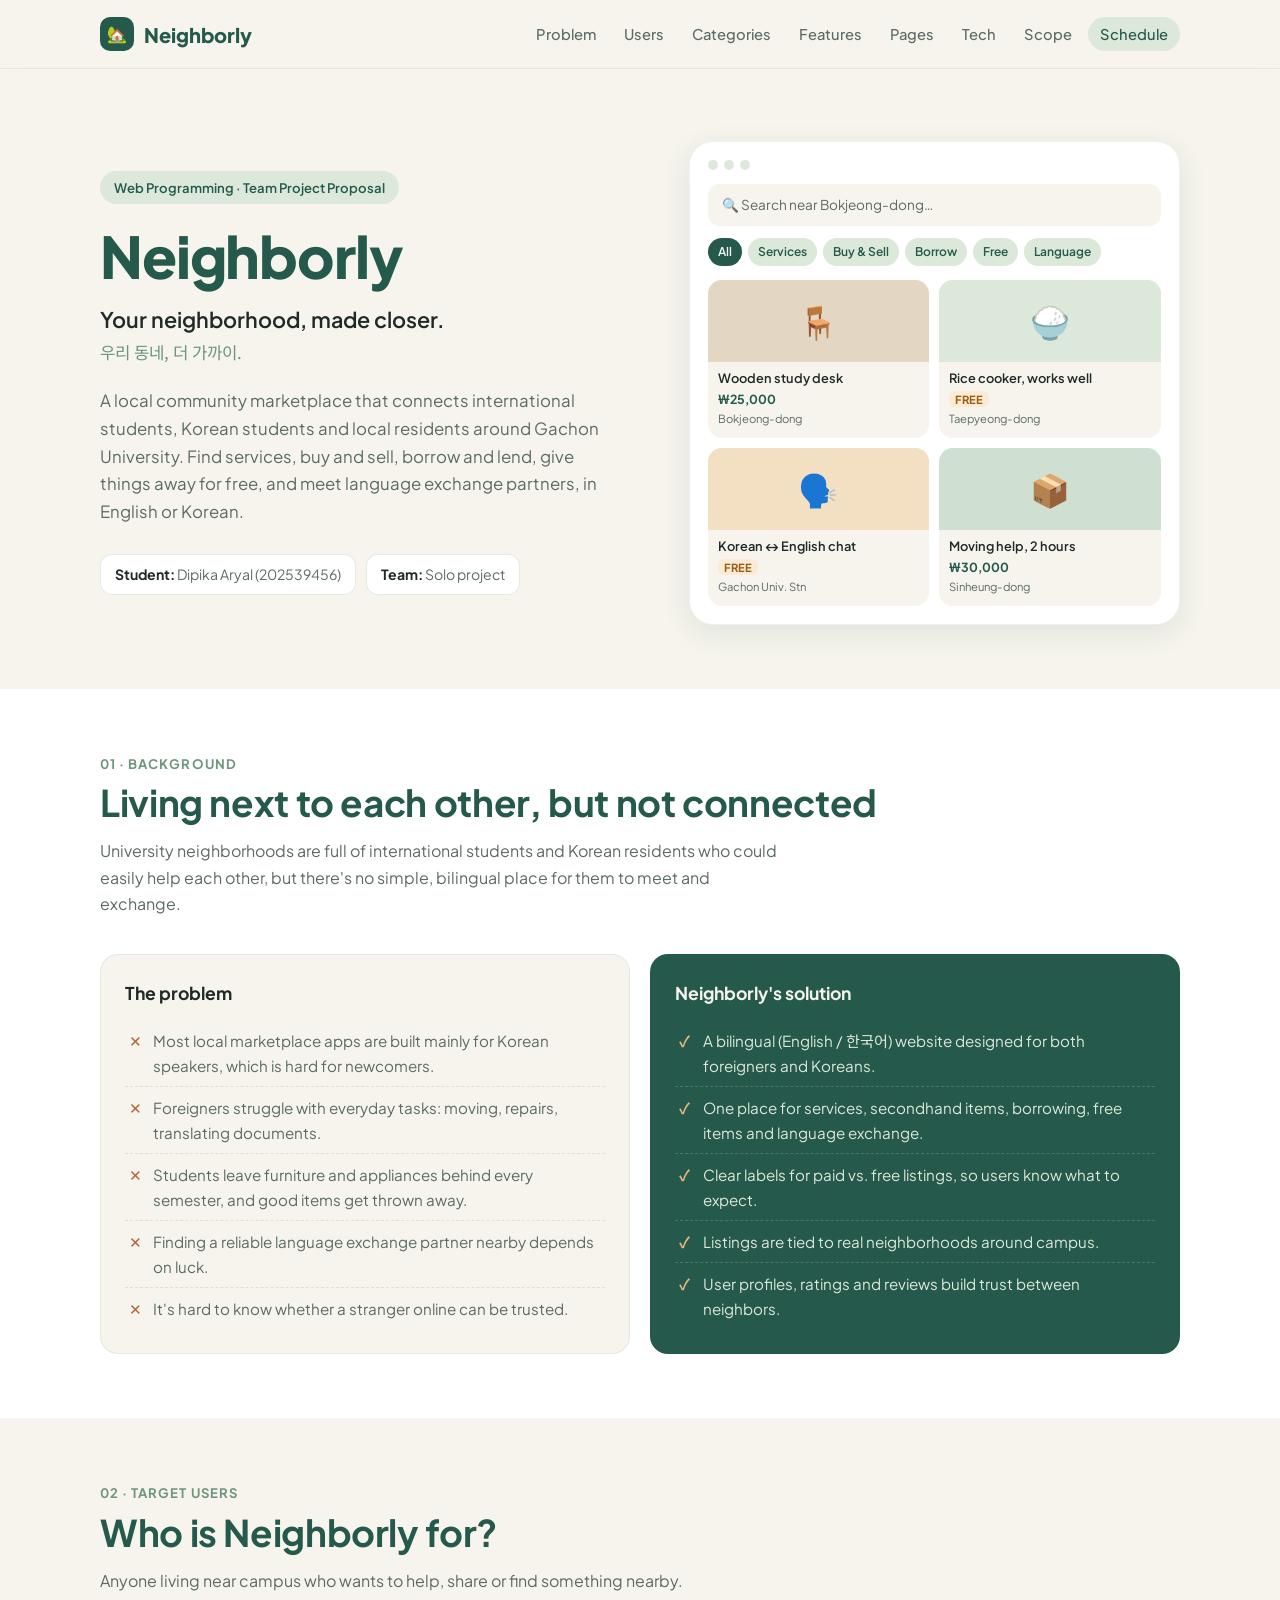
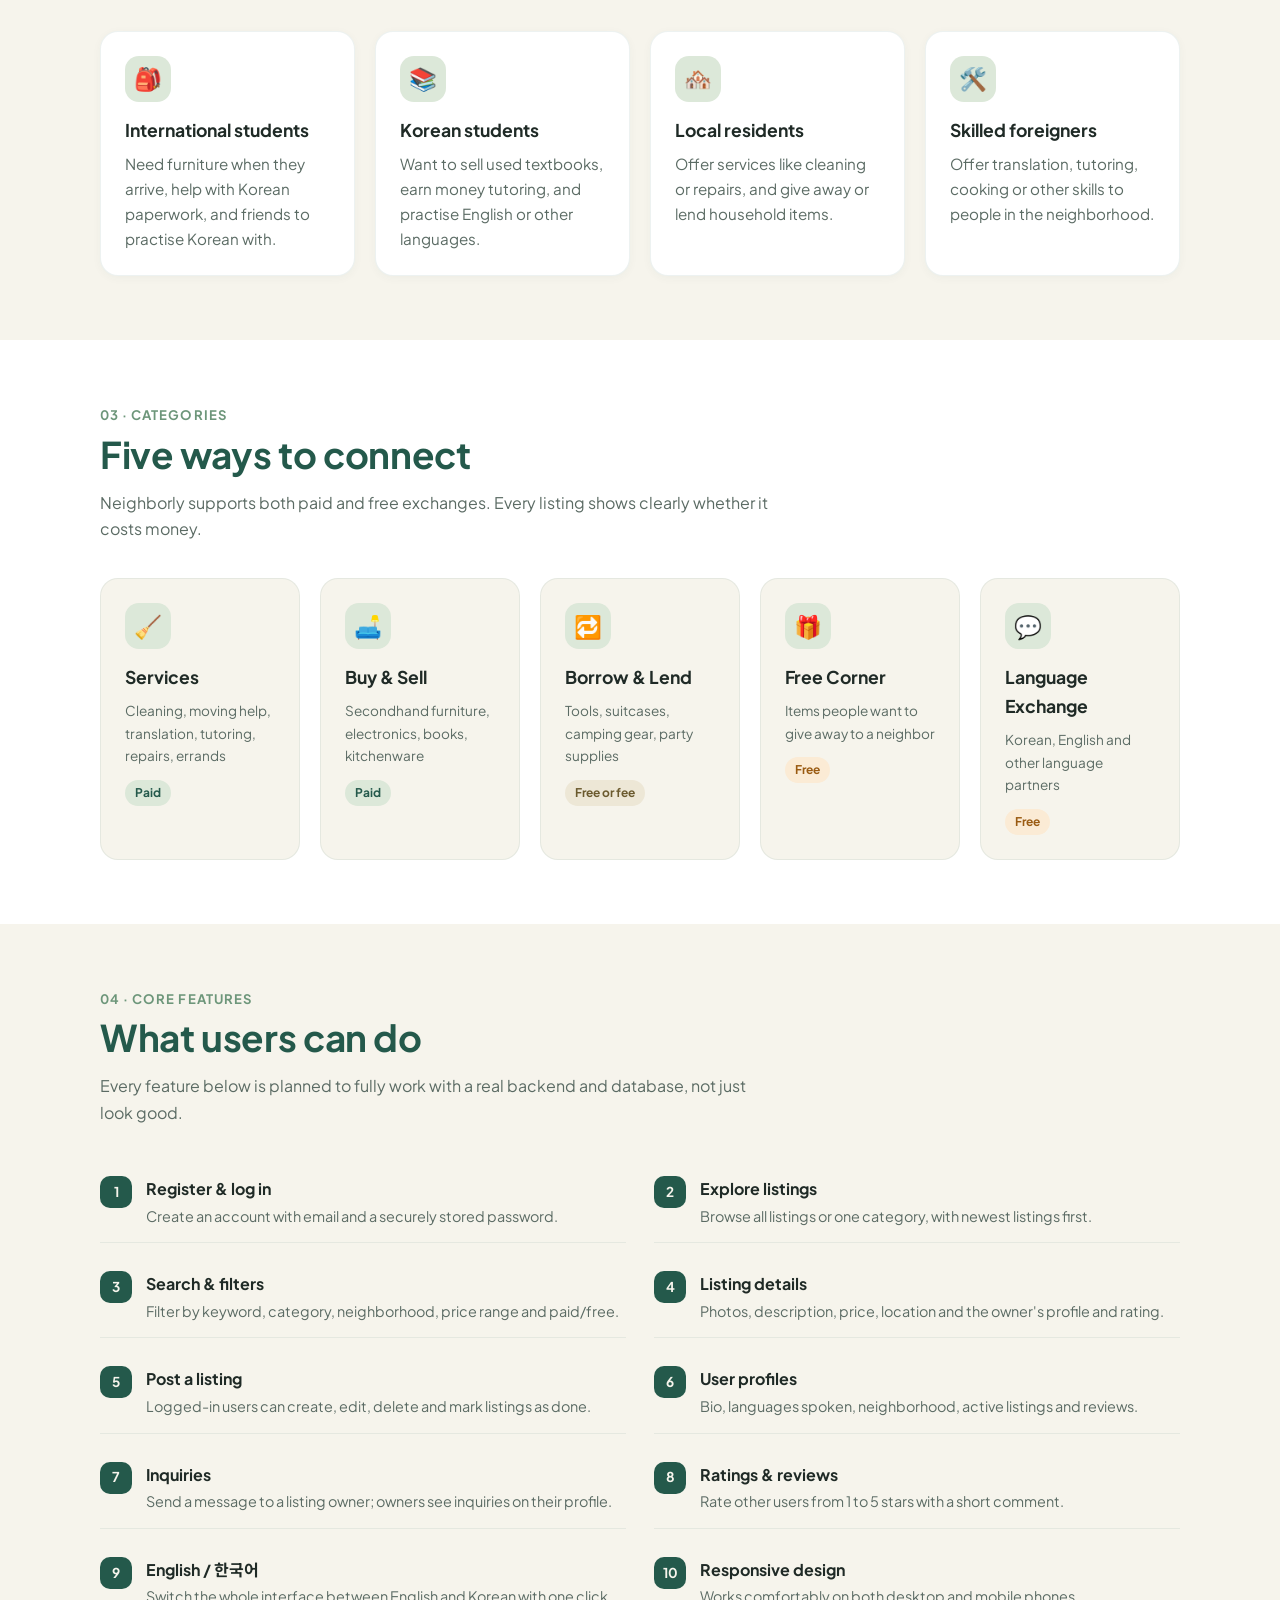
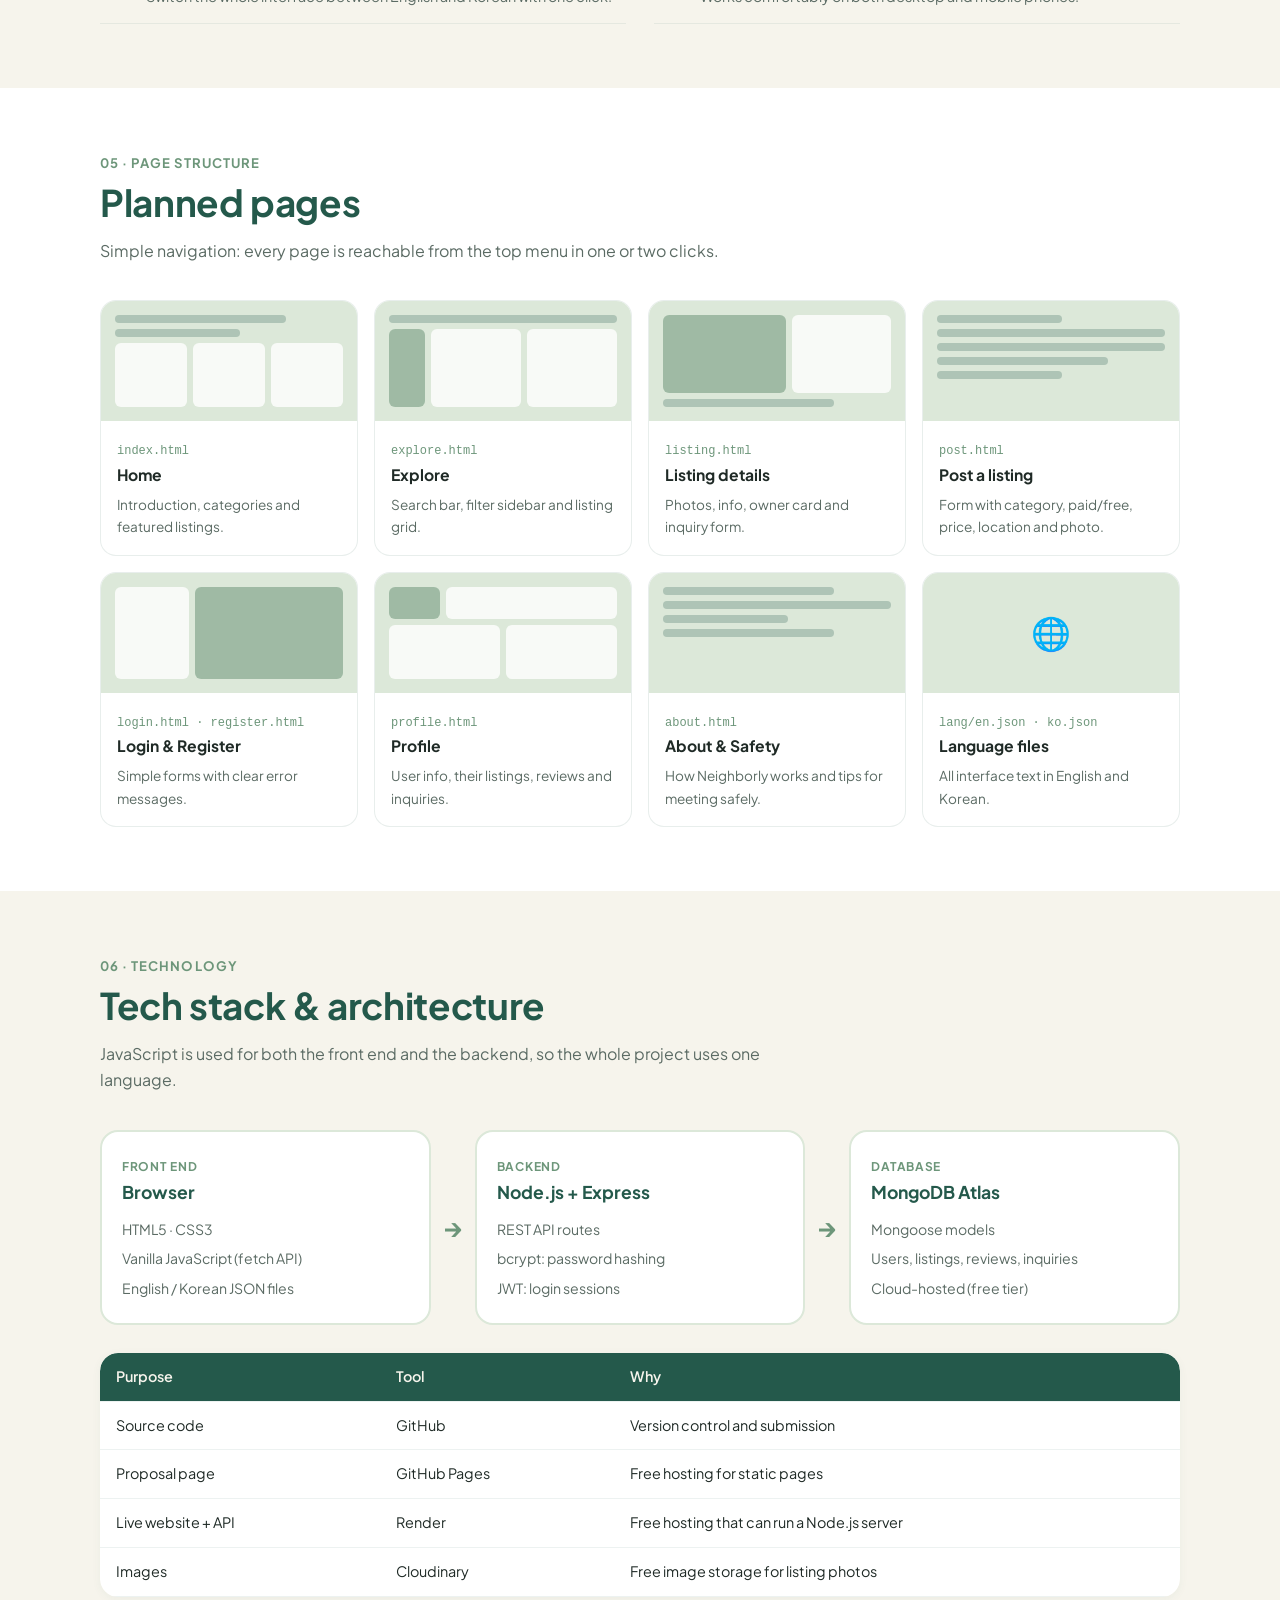
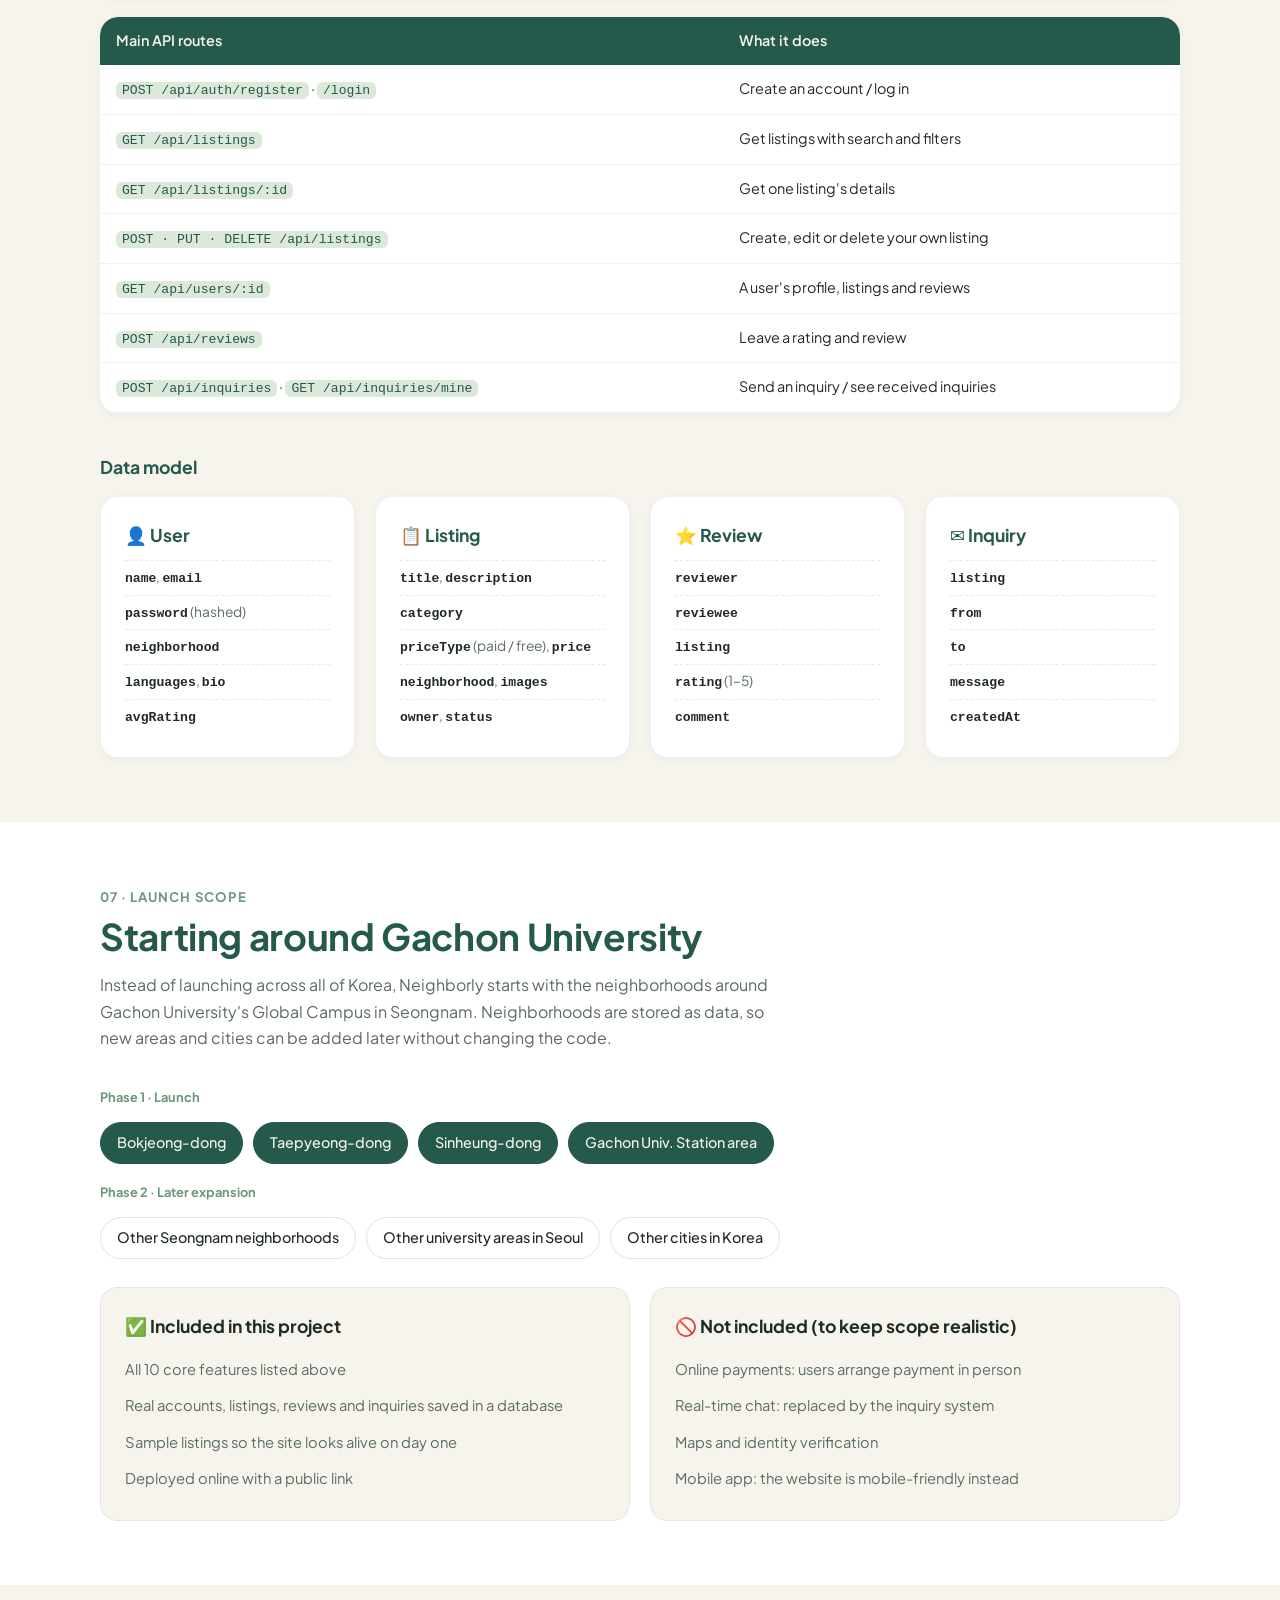
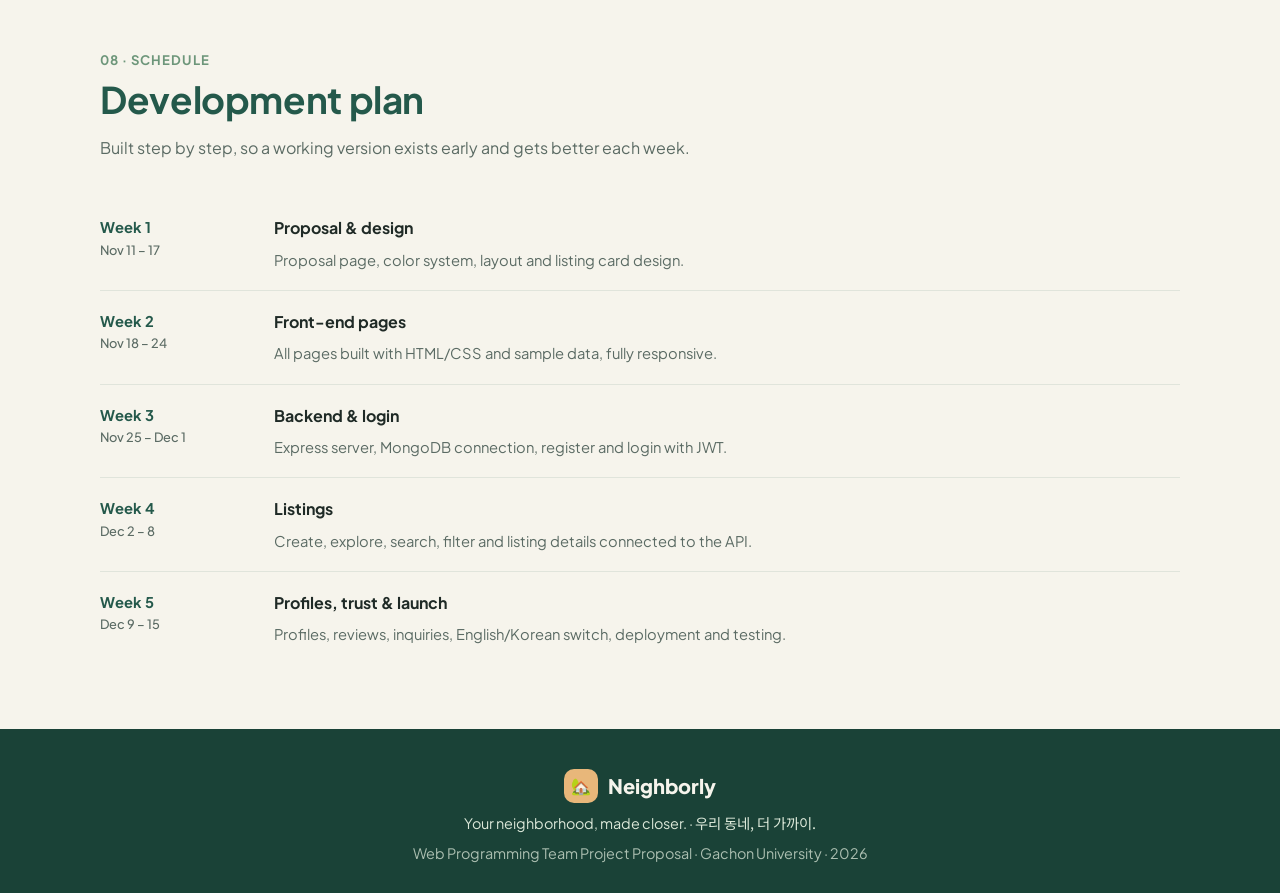
<file: index.html>
<!DOCTYPE html>
<html lang="en">
<head>
  <meta charset="UTF-8">
  <meta name="viewport" content="width=device-width, initial-scale=1.0">
  <title>Neighborly · Project Proposal</title>
  <meta name="description" content="Neighborly: a local community marketplace connecting foreigners and Korean residents around Gachon University.">
  <link rel="preconnect" href="https://fonts.googleapis.com">
  <link rel="preconnect" href="https://fonts.gstatic.com" crossorigin>
  <link href="https://fonts.googleapis.com/css2?family=Plus+Jakarta+Sans:wght@400;500;600;700;800&family=Noto+Sans+KR:wght@400;500;700&display=swap" rel="stylesheet">
  <style>
    :root {
      --forest: #24594B;
      --forest-dark: #1A4237;
      --sage: #6D967A;
      --pale: #DCE8D9;
      --cream: #F6F4EC;
      --beige: #E8B77A;
      --ink: #1F2A26;
      --muted: #5B6B64;
      --white: #FFFFFF;
      --radius: 18px;
      --shadow: 0 8px 28px rgba(36, 89, 75, 0.10);
    }
    * { box-sizing: border-box; margin: 0; padding: 0; }
    html { scroll-behavior: smooth; }
    body {
      font-family: "Plus Jakarta Sans", "Noto Sans KR", system-ui, sans-serif;
      background: var(--cream);
      color: var(--ink);
      line-height: 1.65;
      font-size: 16px;
    }
    .ko { font-family: "Noto Sans KR", sans-serif; }
    a { color: inherit; }
    .container { max-width: 1120px; margin: 0 auto; padding: 0 20px; }

    /* ---------- Navigation ---------- */
    header {
      position: sticky; top: 0; z-index: 50;
      background: rgba(246, 244, 236, 0.92);
      backdrop-filter: blur(10px);
      border-bottom: 1px solid rgba(36, 89, 75, 0.08);
    }
    .nav { display: flex; align-items: center; justify-content: space-between; height: 68px; }
    .logo { display: flex; align-items: center; gap: 10px; font-weight: 800; font-size: 1.25rem; color: var(--forest); text-decoration: none; }
    .logo-mark {
      width: 34px; height: 34px; border-radius: 10px; background: var(--forest);
      display: grid; place-items: center; color: var(--cream); font-size: 1rem;
    }
    .nav-links { display: flex; gap: 4px; list-style: none; }
    .nav-links a {
      text-decoration: none; font-size: 0.92rem; font-weight: 500; color: var(--muted);
      padding: 8px 12px; border-radius: 999px; transition: background .2s, color .2s;
    }
    .nav-links a:hover, .nav-links a.active { background: var(--pale); color: var(--forest); }
    .menu-btn {
      display: none; background: none; border: 0; cursor: pointer;
      width: 42px; height: 42px; border-radius: 10px; color: var(--forest); font-size: 1.4rem;
    }
    .menu-btn:hover { background: var(--pale); }

    /* ---------- Hero ---------- */
    .hero { padding: 72px 0 64px; }
    .hero-grid { display: grid; grid-template-columns: 1.1fr 1fr; gap: 48px; align-items: center; }
    .badge {
      display: inline-block; background: var(--pale); color: var(--forest);
      font-size: 0.82rem; font-weight: 600; padding: 6px 14px; border-radius: 999px; margin-bottom: 20px;
    }
    h1 { font-size: clamp(2.4rem, 5vw, 3.6rem); line-height: 1.1; color: var(--forest); font-weight: 800; letter-spacing: -0.02em; }
    .tagline { font-size: 1.35rem; font-weight: 600; margin-top: 14px; }
    .tagline-ko { color: var(--sage); font-size: 1.05rem; margin-top: 2px; }
    .hero p.lead { color: var(--muted); margin-top: 20px; max-width: 520px; font-size: 1.05rem; }
    .meta { margin-top: 28px; display: flex; flex-wrap: wrap; gap: 10px; }
    .meta span {
      background: var(--white); border: 1px solid rgba(36,89,75,.12);
      padding: 8px 14px; border-radius: 12px; font-size: 0.88rem; color: var(--muted);
    }
    .meta strong { color: var(--ink); }

    /* Hero mockup */
    .mockup {
      background: var(--white); border-radius: 24px; box-shadow: var(--shadow);
      padding: 18px; border: 1px solid rgba(36,89,75,.08);
    }
    .mock-top { display: flex; gap: 6px; margin-bottom: 14px; }
    .mock-top i { width: 10px; height: 10px; border-radius: 50%; background: var(--pale); display: block; }
    .mock-search {
      background: var(--cream); border-radius: 12px; padding: 10px 14px;
      font-size: 0.85rem; color: var(--muted); margin-bottom: 12px;
    }
    .chips { display: flex; gap: 6px; flex-wrap: wrap; margin-bottom: 14px; }
    .chip {
      font-size: 0.75rem; padding: 4px 10px; border-radius: 999px;
      background: var(--pale); color: var(--forest); font-weight: 600;
    }
    .chip.on { background: var(--forest); color: var(--cream); }
    .mock-cards { display: grid; grid-template-columns: 1fr 1fr; gap: 10px; }
    .mcard { border-radius: 14px; overflow: hidden; background: var(--cream); }
    .mcard .img { height: 82px; display: grid; place-items: center; font-size: 2rem; }
    .mcard .body { padding: 8px 10px 10px; }
    .mcard .t { font-size: 0.8rem; font-weight: 600; line-height: 1.3; }
    .mcard .p { font-size: 0.78rem; font-weight: 700; color: var(--forest); margin-top: 2px; }
    .mcard .loc { font-size: 0.7rem; color: var(--muted); }
    .free-tag { color: #9A5B12; background: #FBEBD5; padding: 1px 6px; border-radius: 6px; font-size: 0.7rem; }

    /* ---------- Sections ---------- */
    section { padding: 64px 0; }
    section.alt { background: var(--white); }
    .eyebrow { font-size: 0.82rem; font-weight: 700; letter-spacing: 0.08em; text-transform: uppercase; color: var(--sage); }
    h2 { font-size: clamp(1.7rem, 3.2vw, 2.3rem); color: var(--forest); line-height: 1.2; margin: 6px 0 14px; letter-spacing: -0.01em; }
    .section-intro { color: var(--muted); max-width: 680px; margin-bottom: 36px; }
    h3 { font-size: 1.1rem; margin-bottom: 6px; }

    .grid { display: grid; gap: 20px; }
    .g2 { grid-template-columns: repeat(2, 1fr); }
    .g3 { grid-template-columns: repeat(3, 1fr); }
    .g4 { grid-template-columns: repeat(4, 1fr); }
    .g5 { grid-template-columns: repeat(5, 1fr); }

    .card {
      background: var(--white); border-radius: var(--radius); padding: 24px;
      border: 1px solid rgba(36,89,75,.08); box-shadow: 0 2px 10px rgba(36,89,75,.04);
    }
    section.alt .card { background: var(--cream); box-shadow: none; }
    .card p { color: var(--muted); font-size: 0.95rem; }
    .icon {
      width: 46px; height: 46px; border-radius: 14px; background: var(--pale);
      display: grid; place-items: center; font-size: 1.4rem; margin-bottom: 14px;
    }

    /* Problem / solution */
    .ps { display: grid; grid-template-columns: 1fr 1fr; gap: 20px; }
    .ps .card ul { list-style: none; margin-top: 12px; }
    .ps .card li { padding: 8px 0 8px 28px; position: relative; color: var(--muted); font-size: 0.95rem; border-top: 1px dashed rgba(36,89,75,.12); }
    .ps .card li:first-child { border-top: 0; }
    .ps .problem li::before { content: "✕"; position: absolute; left: 4px; color: #B5643A; font-weight: 700; }
    .ps .solution { background: var(--forest) !important; color: var(--cream); }
    .ps .solution h3 { color: var(--cream); }
    .ps .solution li { color: var(--pale); border-color: rgba(220,232,217,.2); }
    .ps .solution li::before { content: "✓"; position: absolute; left: 4px; color: var(--beige); font-weight: 700; }

    /* Categories */
    .cat { text-align: left; }
    .cat .examples { font-size: 0.85rem; color: var(--muted); margin-top: 8px; }
    .cat .type { display: inline-block; margin-top: 12px; font-size: 0.75rem; font-weight: 700; padding: 3px 10px; border-radius: 999px; }
    .type.paid { background: var(--pale); color: var(--forest); }
    .type.free { background: #FBEBD5; color: #9A5B12; }
    .type.both { background: #EDE7D6; color: #6B5A2E; }

    /* Features */
    .feature-list { display: grid; grid-template-columns: repeat(2, 1fr); gap: 14px 28px; }
    .feature { display: flex; gap: 14px; align-items: flex-start; padding: 14px 0; border-bottom: 1px solid rgba(36,89,75,.08); }
    .feature .num {
      flex-shrink: 0; width: 32px; height: 32px; border-radius: 10px; background: var(--forest);
      color: var(--cream); display: grid; place-items: center; font-weight: 700; font-size: 0.85rem;
    }
    .feature h3 { font-size: 1rem; margin-bottom: 2px; }
    .feature p { color: var(--muted); font-size: 0.9rem; }

    /* Pages / sitemap */
    .sitemap { display: grid; grid-template-columns: repeat(4, 1fr); gap: 16px; }
    .page { background: var(--white); border-radius: 16px; overflow: hidden; border: 1px solid rgba(36,89,75,.1); }
    .page .wire { background: var(--pale); padding: 14px; height: 120px; display: flex; flex-direction: column; gap: 6px; }
    .wire .bar { height: 8px; border-radius: 4px; background: rgba(36,89,75,.25); }
    .wire .bar.s { width: 55%; }
    .wire .bar.m { width: 75%; }
    .wire .row { display: flex; gap: 6px; flex: 1; }
    .wire .box { flex: 1; border-radius: 6px; background: rgba(255,255,255,.8); }
    .wire .box.dark { background: var(--sage); opacity: .55; }
    .page .info { padding: 14px 16px 16px; }
    .page .info h3 { font-size: 0.98rem; }
    .page .info p { font-size: 0.85rem; color: var(--muted); }
    .page .path { font-family: ui-monospace, Menlo, monospace; font-size: 0.75rem; color: var(--sage); }

    /* Architecture */
    .arch { display: flex; align-items: stretch; gap: 12px; flex-wrap: wrap; }
    .arch .node { flex: 1; min-width: 200px; background: var(--white); border-radius: var(--radius); padding: 20px; border: 2px solid var(--pale); }
    .arch .node h3 { color: var(--forest); }
    .arch .node .tag { font-size: 0.75rem; font-weight: 700; color: var(--sage); text-transform: uppercase; letter-spacing: .06em; }
    .arch .node ul { list-style: none; margin-top: 8px; }
    .arch .node li { font-size: 0.88rem; color: var(--muted); padding: 3px 0; }
    .arch .arrow { display: grid; place-items: center; color: var(--sage); font-size: 1.6rem; font-weight: 700; }
    .note {
      margin-top: 20px; background: #FBF1E2; border-left: 4px solid var(--beige);
      padding: 14px 18px; border-radius: 10px; font-size: 0.92rem; color: #5E4A2C;
    }

    table { width: 100%; border-collapse: collapse; background: var(--white); border-radius: var(--radius); overflow: hidden; }
    th, td { text-align: left; padding: 12px 16px; font-size: 0.9rem; border-bottom: 1px solid rgba(36,89,75,.08); vertical-align: top; }
    th { background: var(--forest); color: var(--cream); font-weight: 600; }
    td code, .card code { font-family: ui-monospace, Menlo, monospace; font-size: 0.82rem; background: var(--pale); color: var(--forest); padding: 1px 6px; border-radius: 6px; }
    .table-wrap { overflow-x: auto; border-radius: var(--radius); box-shadow: 0 2px 10px rgba(36,89,75,.05); }

    /* Data model */
    .model h3 { display: flex; align-items: center; gap: 8px; color: var(--forest); }
    .model ul { list-style: none; margin-top: 10px; }
    .model li { font-size: 0.86rem; padding: 5px 0; border-top: 1px dashed rgba(36,89,75,.12); color: var(--muted); }
    .model li b { color: var(--ink); font-weight: 600; font-family: ui-monospace, Menlo, monospace; font-size: 0.82rem; }

    /* Scope */
    .areas { display: flex; flex-wrap: wrap; gap: 10px; margin-top: 14px; }
    .area { background: var(--white); border: 1px solid rgba(36,89,75,.15); border-radius: 999px; padding: 8px 16px; font-size: 0.9rem; font-weight: 500; }
    .area.launch { background: var(--forest); color: var(--cream); border-color: var(--forest); }
    .phase { font-size: 0.8rem; font-weight: 700; color: var(--sage); margin-top: 18px; }

    .inout { display: grid; grid-template-columns: 1fr 1fr; gap: 20px; margin-top: 28px; }
    .inout ul { list-style: none; margin-top: 10px; }
    .inout li { padding: 6px 0; font-size: 0.92rem; color: var(--muted); }

    /* Timeline */
    .timeline { position: relative; margin-top: 10px; }
    .step { display: grid; grid-template-columns: 150px 1fr; gap: 24px; padding: 18px 0; border-bottom: 1px solid rgba(36,89,75,.1); }
    .step:last-child { border-bottom: 0; }
    .step .when { font-weight: 700; color: var(--forest); font-size: 0.92rem; }
    .step .when small { display: block; font-weight: 500; color: var(--muted); font-size: 0.8rem; }
    .step h3 { font-size: 1rem; }
    .step p { color: var(--muted); font-size: 0.92rem; }

    footer { background: var(--forest-dark); color: var(--pale); padding: 40px 0; text-align: center; font-size: 0.9rem; }
    footer .logo { justify-content: center; color: var(--cream); margin-bottom: 8px; }
    footer .logo-mark { background: var(--beige); color: var(--forest-dark); }

    /* Reveal on scroll */
    .reveal { opacity: 0; transform: translateY(16px); transition: opacity .6s ease, transform .6s ease; }
    .reveal.show { opacity: 1; transform: none; }
    @media (prefers-reduced-motion: reduce) { .reveal { opacity: 1; transform: none; transition: none; } html { scroll-behavior: auto; } }

    /* ---------- Responsive ---------- */
    @media (max-width: 980px) {
      .g5 { grid-template-columns: repeat(3, 1fr); }
      .g4, .sitemap { grid-template-columns: repeat(2, 1fr); }
    }
    @media (max-width: 860px) {
      .menu-btn { display: block; }
      .nav-links {
        display: none; position: absolute; top: 68px; left: 0; right: 0;
        flex-direction: column; background: var(--cream); padding: 10px 16px 18px;
        border-bottom: 1px solid rgba(36,89,75,.1);
      }
      .nav-links.open { display: flex; }
      .hero-grid, .ps, .inout { grid-template-columns: 1fr; }
      .g3, .feature-list { grid-template-columns: 1fr; }
      .arch .arrow { width: 100%; transform: rotate(90deg); height: 24px; }
    }
    @media (max-width: 560px) {
      .g2, .g4, .g5, .sitemap { grid-template-columns: 1fr; }
      .step { grid-template-columns: 1fr; gap: 4px; }
      .hero { padding: 40px 0; }
      section { padding: 48px 0; }
      .container { padding: 0 16px; }
    }
  </style>
</head>
<body>

<header>
  <nav class="container nav">
    <a href="#top" class="logo"><span class="logo-mark">🏡</span>Neighborly</a>
    <button class="menu-btn" id="menuBtn" aria-label="Open menu" aria-expanded="false">☰</button>
    <ul class="nav-links" id="navLinks">
      <li><a href="#problem">Problem</a></li>
      <li><a href="#users">Users</a></li>
      <li><a href="#categories">Categories</a></li>
      <li><a href="#features">Features</a></li>
      <li><a href="#pages">Pages</a></li>
      <li><a href="#tech">Tech</a></li>
      <li><a href="#scope">Scope</a></li>
      <li><a href="#schedule">Schedule</a></li>
    </ul>
  </nav>
</header>

<main id="top">

  <!-- HERO -->
  <section class="hero">
    <div class="container hero-grid">
      <div>
        <span class="badge">Web Programming · Team Project Proposal</span>
        <h1>Neighborly</h1>
        <p class="tagline">Your neighborhood, made closer.</p>
        <p class="tagline-ko ko">우리 동네, 더 가까이.</p>
        <p class="lead">
          A local community marketplace that connects international students, Korean students and local residents
          around Gachon University. Find services, buy and sell, borrow and lend, give things away for free,
          and meet language exchange partners, in English or Korean.
        </p>
        <div class="meta">
          <span><strong>Student:</strong> Dipika Aryal (202539456)</span>
          <span><strong>Team:</strong> Solo project</span>
        </div>
      </div>

      <div class="mockup" aria-label="Preview of the Neighborly explore page">
        <div class="mock-top"><i></i><i></i><i></i></div>
        <div class="mock-search">🔍 Search near Bokjeong-dong…</div>
        <div class="chips">
          <span class="chip on">All</span>
          <span class="chip">Services</span>
          <span class="chip">Buy &amp; Sell</span>
          <span class="chip">Borrow</span>
          <span class="chip">Free</span>
          <span class="chip">Language</span>
        </div>
        <div class="mock-cards">
          <div class="mcard">
            <div class="img" style="background:#E3D7C3">🪑</div>
            <div class="body"><div class="t">Wooden study desk</div><div class="p">₩25,000</div><div class="loc">Bokjeong-dong</div></div>
          </div>
          <div class="mcard">
            <div class="img" style="background:#DCE8D9">🍚</div>
            <div class="body"><div class="t">Rice cooker, works well</div><div class="p"><span class="free-tag">FREE</span></div><div class="loc">Taepyeong-dong</div></div>
          </div>
          <div class="mcard">
            <div class="img" style="background:#F3DFC2">🗣️</div>
            <div class="body"><div class="t">Korean ↔ English chat</div><div class="p"><span class="free-tag">FREE</span></div><div class="loc">Gachon Univ. Stn</div></div>
          </div>
          <div class="mcard">
            <div class="img" style="background:#CFE0D2">📦</div>
            <div class="body"><div class="t">Moving help, 2 hours</div><div class="p">₩30,000</div><div class="loc">Sinheung-dong</div></div>
          </div>
        </div>
      </div>
    </div>
  </section>

  <!-- PROBLEM / SOLUTION -->
  <section id="problem" class="alt">
    <div class="container">
      <p class="eyebrow">01 · Background</p>
      <h2>Living next to each other, but not connected</h2>
      <p class="section-intro">
        University neighborhoods are full of international students and Korean residents who could easily help each other,
        but there's no simple, bilingual place for them to meet and exchange.
      </p>
      <div class="ps reveal">
        <div class="card problem">
          <h3>The problem</h3>
          <ul>
            <li>Most local marketplace apps are built mainly for Korean speakers, which is hard for newcomers.</li>
            <li>Foreigners struggle with everyday tasks: moving, repairs, translating documents.</li>
            <li>Students leave furniture and appliances behind every semester, and good items get thrown away.</li>
            <li>Finding a reliable language exchange partner nearby depends on luck.</li>
            <li>It's hard to know whether a stranger online can be trusted.</li>
          </ul>
        </div>
        <div class="card solution">
          <h3>Neighborly's solution</h3>
          <ul>
            <li>A bilingual (English / 한국어) website designed for both foreigners and Koreans.</li>
            <li>One place for services, secondhand items, borrowing, free items and language exchange.</li>
            <li>Clear labels for paid vs. free listings, so users know what to expect.</li>
            <li>Listings are tied to real neighborhoods around campus.</li>
            <li>User profiles, ratings and reviews build trust between neighbors.</li>
          </ul>
        </div>
      </div>
    </div>
  </section>

  <!-- USERS -->
  <section id="users">
    <div class="container">
      <p class="eyebrow">02 · Target users</p>
      <h2>Who is Neighborly for?</h2>
      <p class="section-intro">Anyone living near campus who wants to help, share or find something nearby.</p>
      <div class="grid g4 reveal">
        <div class="card">
          <div class="icon">🎒</div>
          <h3>International students</h3>
          <p>Need furniture when they arrive, help with Korean paperwork, and friends to practise Korean with.</p>
        </div>
        <div class="card">
          <div class="icon">📚</div>
          <h3>Korean students</h3>
          <p>Want to sell used textbooks, earn money tutoring, and practise English or other languages.</p>
        </div>
        <div class="card">
          <div class="icon">🏘️</div>
          <h3>Local residents</h3>
          <p>Offer services like cleaning or repairs, and give away or lend household items.</p>
        </div>
        <div class="card">
          <div class="icon">🛠️</div>
          <h3>Skilled foreigners</h3>
          <p>Offer translation, tutoring, cooking or other skills to people in the neighborhood.</p>
        </div>
      </div>
    </div>
  </section>

  <!-- CATEGORIES -->
  <section id="categories" class="alt">
    <div class="container">
      <p class="eyebrow">03 · Categories</p>
      <h2>Five ways to connect</h2>
      <p class="section-intro">Neighborly supports both paid and free exchanges. Every listing shows clearly whether it costs money.</p>
      <div class="grid g5 reveal">
        <div class="card cat">
          <div class="icon">🧹</div>
          <h3>Services</h3>
          <p class="examples">Cleaning, moving help, translation, tutoring, repairs, errands</p>
          <span class="type paid">Paid</span>
        </div>
        <div class="card cat">
          <div class="icon">🛋️</div>
          <h3>Buy &amp; Sell</h3>
          <p class="examples">Secondhand furniture, electronics, books, kitchenware</p>
          <span class="type paid">Paid</span>
        </div>
        <div class="card cat">
          <div class="icon">🔁</div>
          <h3>Borrow &amp; Lend</h3>
          <p class="examples">Tools, suitcases, camping gear, party supplies</p>
          <span class="type both">Free or fee</span>
        </div>
        <div class="card cat">
          <div class="icon">🎁</div>
          <h3>Free Corner</h3>
          <p class="examples">Items people want to give away to a neighbor</p>
          <span class="type free">Free</span>
        </div>
        <div class="card cat">
          <div class="icon">💬</div>
          <h3>Language Exchange</h3>
          <p class="examples">Korean, English and other language partners</p>
          <span class="type free">Free</span>
        </div>
      </div>
    </div>
  </section>

  <!-- FEATURES -->
  <section id="features">
    <div class="container">
      <p class="eyebrow">04 · Core features</p>
      <h2>What users can do</h2>
      <p class="section-intro">Every feature below is planned to fully work with a real backend and database, not just look good.</p>
      <div class="feature-list reveal">
        <div class="feature"><span class="num">1</span><div><h3>Register &amp; log in</h3><p>Create an account with email and a securely stored password.</p></div></div>
        <div class="feature"><span class="num">2</span><div><h3>Explore listings</h3><p>Browse all listings or one category, with newest listings first.</p></div></div>
        <div class="feature"><span class="num">3</span><div><h3>Search &amp; filters</h3><p>Filter by keyword, category, neighborhood, price range and paid/free.</p></div></div>
        <div class="feature"><span class="num">4</span><div><h3>Listing details</h3><p>Photos, description, price, location and the owner's profile and rating.</p></div></div>
        <div class="feature"><span class="num">5</span><div><h3>Post a listing</h3><p>Logged-in users can create, edit, delete and mark listings as done.</p></div></div>
        <div class="feature"><span class="num">6</span><div><h3>User profiles</h3><p>Bio, languages spoken, neighborhood, active listings and reviews.</p></div></div>
        <div class="feature"><span class="num">7</span><div><h3>Inquiries</h3><p>Send a message to a listing owner; owners see inquiries on their profile.</p></div></div>
        <div class="feature"><span class="num">8</span><div><h3>Ratings &amp; reviews</h3><p>Rate other users from 1 to 5 stars with a short comment.</p></div></div>
        <div class="feature"><span class="num">9</span><div><h3>English / 한국어</h3><p>Switch the whole interface between English and Korean with one click.</p></div></div>
        <div class="feature"><span class="num">10</span><div><h3>Responsive design</h3><p>Works comfortably on both desktop and mobile phones.</p></div></div>
      </div>
    </div>
  </section>

  <!-- PAGES -->
  <section id="pages" class="alt">
    <div class="container">
      <p class="eyebrow">05 · Page structure</p>
      <h2>Planned pages</h2>
      <p class="section-intro">Simple navigation: every page is reachable from the top menu in one or two clicks.</p>
      <div class="sitemap reveal">
        <div class="page">
          <div class="wire"><div class="bar m"></div><div class="bar s"></div><div class="row"><div class="box"></div><div class="box"></div><div class="box"></div></div></div>
          <div class="info"><span class="path">index.html</span><h3>Home</h3><p>Introduction, categories and featured listings.</p></div>
        </div>
        <div class="page">
          <div class="wire"><div class="bar"></div><div class="row"><div class="box dark" style="flex:.4"></div><div class="box"></div><div class="box"></div></div></div>
          <div class="info"><span class="path">explore.html</span><h3>Explore</h3><p>Search bar, filter sidebar and listing grid.</p></div>
        </div>
        <div class="page">
          <div class="wire"><div class="row"><div class="box dark"></div><div class="box" style="flex:.8"></div></div><div class="bar m"></div></div>
          <div class="info"><span class="path">listing.html</span><h3>Listing details</h3><p>Photos, info, owner card and inquiry form.</p></div>
        </div>
        <div class="page">
          <div class="wire"><div class="bar s"></div><div class="bar"></div><div class="bar"></div><div class="bar m"></div><div class="bar s"></div></div>
          <div class="info"><span class="path">post.html</span><h3>Post a listing</h3><p>Form with category, paid/free, price, location and photo.</p></div>
        </div>
        <div class="page">
          <div class="wire"><div class="row"><div class="box" style="flex:.5"></div><div class="box dark"></div></div></div>
          <div class="info"><span class="path">login.html · register.html</span><h3>Login &amp; Register</h3><p>Simple forms with clear error messages.</p></div>
        </div>
        <div class="page">
          <div class="wire"><div class="row" style="flex:.6"><div class="box dark" style="flex:.3"></div><div class="box"></div></div><div class="row"><div class="box"></div><div class="box"></div></div></div>
          <div class="info"><span class="path">profile.html</span><h3>Profile</h3><p>User info, their listings, reviews and inquiries.</p></div>
        </div>
        <div class="page">
          <div class="wire"><div class="bar m"></div><div class="bar"></div><div class="bar s"></div><div class="bar m"></div></div>
          <div class="info"><span class="path">about.html</span><h3>About &amp; Safety</h3><p>How Neighborly works and tips for meeting safely.</p></div>
        </div>
        <div class="page">
          <div class="wire" style="justify-content:center;align-items:center"><div style="font-size:2rem">🌐</div></div>
          <div class="info"><span class="path">lang/en.json · ko.json</span><h3>Language files</h3><p>All interface text in English and Korean.</p></div>
        </div>
      </div>
    </div>
  </section>

  <!-- TECH -->
  <section id="tech">
    <div class="container">
      <p class="eyebrow">06 · Technology</p>
      <h2>Tech stack &amp; architecture</h2>
      <p class="section-intro">JavaScript is used for both the front end and the backend, so the whole project uses one language.</p>

      <div class="arch reveal">
        <div class="node">
          <span class="tag">Front end</span>
          <h3>Browser</h3>
          <ul><li>HTML5 · CSS3</li><li>Vanilla JavaScript (fetch API)</li><li>English / Korean JSON files</li></ul>
        </div>
        <div class="arrow">→</div>
        <div class="node">
          <span class="tag">Backend</span>
          <h3>Node.js + Express</h3>
          <ul><li>REST API routes</li><li>bcrypt: password hashing</li><li>JWT: login sessions</li></ul>
        </div>
        <div class="arrow">→</div>
        <div class="node">
          <span class="tag">Database</span>
          <h3>MongoDB Atlas</h3>
          <ul><li>Mongoose models</li><li>Users, listings, reviews, inquiries</li><li>Cloud-hosted (free tier)</li></ul>
        </div>
      </div>

      <div class="table-wrap reveal" style="margin-top:28px">
        <table>
          <thead><tr><th>Purpose</th><th>Tool</th><th>Why</th></tr></thead>
          <tbody>
            <tr><td>Source code</td><td>GitHub</td><td>Version control and submission</td></tr>
            <tr><td>Proposal page</td><td>GitHub Pages</td><td>Free hosting for static pages</td></tr>
            <tr><td>Live website + API</td><td>Render</td><td>Free hosting that can run a Node.js server</td></tr>
            <tr><td>Images</td><td>Cloudinary</td><td>Free image storage for listing photos</td></tr>
          </tbody>
        </table>
      </div>

      <div class="table-wrap reveal" style="margin-top:20px">
        <table>
          <thead><tr><th>Main API routes</th><th>What it does</th></tr></thead>
          <tbody>
            <tr><td><code>POST /api/auth/register</code> · <code>/login</code></td><td>Create an account / log in</td></tr>
            <tr><td><code>GET /api/listings</code></td><td>Get listings with search and filters</td></tr>
            <tr><td><code>GET /api/listings/:id</code></td><td>Get one listing's details</td></tr>
            <tr><td><code>POST · PUT · DELETE /api/listings</code></td><td>Create, edit or delete your own listing</td></tr>
            <tr><td><code>GET /api/users/:id</code></td><td>A user's profile, listings and reviews</td></tr>
            <tr><td><code>POST /api/reviews</code></td><td>Leave a rating and review</td></tr>
            <tr><td><code>POST /api/inquiries</code> · <code>GET /api/inquiries/mine</code></td><td>Send an inquiry / see received inquiries</td></tr>
          </tbody>
        </table>
      </div>

      <h3 style="margin-top:40px;color:var(--forest)">Data model</h3>
      <div class="grid g4 reveal" style="margin-top:14px">
        <div class="card model">
          <h3>👤 User</h3>
          <ul><li><b>name</b>, <b>email</b></li><li><b>password</b> (hashed)</li><li><b>neighborhood</b></li><li><b>languages</b>, <b>bio</b></li><li><b>avgRating</b></li></ul>
        </div>
        <div class="card model">
          <h3>📋 Listing</h3>
          <ul><li><b>title</b>, <b>description</b></li><li><b>category</b></li><li><b>priceType</b> (paid / free), <b>price</b></li><li><b>neighborhood</b>, <b>images</b></li><li><b>owner</b>, <b>status</b></li></ul>
        </div>
        <div class="card model">
          <h3>⭐ Review</h3>
          <ul><li><b>reviewer</b></li><li><b>reviewee</b></li><li><b>listing</b></li><li><b>rating</b> (1–5)</li><li><b>comment</b></li></ul>
        </div>
        <div class="card model">
          <h3>✉️ Inquiry</h3>
          <ul><li><b>listing</b></li><li><b>from</b></li><li><b>to</b></li><li><b>message</b></li><li><b>createdAt</b></li></ul>
        </div>
      </div>
    </div>
  </section>

  <!-- SCOPE -->
  <section id="scope" class="alt">
    <div class="container">
      <p class="eyebrow">07 · Launch scope</p>
      <h2>Starting around Gachon University</h2>
      <p class="section-intro">
        Instead of launching across all of Korea, Neighborly starts with the neighborhoods around Gachon University's
        Global Campus in Seongnam. Neighborhoods are stored as data, so new areas and cities can be added later without changing the code.
      </p>
      <p class="phase">Phase 1 · Launch</p>
      <div class="areas">
        <span class="area launch">Bokjeong-dong</span>
        <span class="area launch">Taepyeong-dong</span>
        <span class="area launch">Sinheung-dong</span>
        <span class="area launch">Gachon Univ. Station area</span>
      </div>
      <p class="phase">Phase 2 · Later expansion</p>
      <div class="areas">
        <span class="area">Other Seongnam neighborhoods</span>
        <span class="area">Other university areas in Seoul</span>
        <span class="area">Other cities in Korea</span>
      </div>

      <div class="inout reveal">
        <div class="card">
          <h3>✅ Included in this project</h3>
          <ul>
            <li>All 10 core features listed above</li>
            <li>Real accounts, listings, reviews and inquiries saved in a database</li>
            <li>Sample listings so the site looks alive on day one</li>
            <li>Deployed online with a public link</li>
          </ul>
        </div>
        <div class="card">
          <h3>🚫 Not included (to keep scope realistic)</h3>
          <ul>
            <li>Online payments: users arrange payment in person</li>
            <li>Real-time chat: replaced by the inquiry system</li>
            <li>Maps and identity verification</li>
            <li>Mobile app: the website is mobile-friendly instead</li>
          </ul>
        </div>
      </div>
    </div>
  </section>

  <!-- SCHEDULE -->
  <section id="schedule">
    <div class="container">
      <p class="eyebrow">08 · Schedule</p>
      <h2>Development plan</h2>
      <p class="section-intro">Built step by step, so a working version exists early and gets better each week.</p>
      <div class="timeline reveal">
        <div class="step"><div class="when">Week 1<small>Nov 11 – 17</small></div><div><h3>Proposal &amp; design</h3><p>Proposal page, color system, layout and listing card design.</p></div></div>
        <div class="step"><div class="when">Week 2<small>Nov 18 – 24</small></div><div><h3>Front-end pages</h3><p>All pages built with HTML/CSS and sample data, fully responsive.</p></div></div>
        <div class="step"><div class="when">Week 3<small>Nov 25 – Dec 1</small></div><div><h3>Backend &amp; login</h3><p>Express server, MongoDB connection, register and login with JWT.</p></div></div>
        <div class="step"><div class="when">Week 4<small>Dec 2 – 8</small></div><div><h3>Listings</h3><p>Create, explore, search, filter and listing details connected to the API.</p></div></div>
        <div class="step"><div class="when">Week 5<small>Dec 9 – 15</small></div><div><h3>Profiles, trust &amp; launch</h3><p>Profiles, reviews, inquiries, English/Korean switch, deployment and testing.</p></div></div>
      </div>
    </div>
  </section>

</main>

<footer>
  <div class="container">
    <div class="logo"><span class="logo-mark">🏡</span>Neighborly</div>
    <p>Your neighborhood, made closer. · <span class="ko">우리 동네, 더 가까이.</span></p>
    <p style="margin-top:6px;opacity:.75">Web Programming Team Project Proposal · Gachon University · 2026</p>
  </div>
</footer>

<script>
  // Mobile menu toggle
  const menuBtn = document.getElementById('menuBtn');
  const navLinks = document.getElementById('navLinks');
  menuBtn.addEventListener('click', () => {
    const open = navLinks.classList.toggle('open');
    menuBtn.setAttribute('aria-expanded', open);
    menuBtn.textContent = open ? '✕' : '☰';
  });
  navLinks.querySelectorAll('a').forEach(link => {
    link.addEventListener('click', () => {
      navLinks.classList.remove('open');
      menuBtn.setAttribute('aria-expanded', false);
      menuBtn.textContent = '☰';
    });
  });

  // Highlight the current section in the menu
  const sections = document.querySelectorAll('section[id]');
  const linkFor = id => navLinks.querySelector(`a[href="#${id}"]`);
  const navObserver = new IntersectionObserver(entries => {
    entries.forEach(entry => {
      const link = linkFor(entry.target.id);
      if (link && entry.isIntersecting) {
        navLinks.querySelectorAll('a').forEach(a => a.classList.remove('active'));
        link.classList.add('active');
      }
    });
  }, { rootMargin: '-45% 0px -50% 0px' });
  sections.forEach(s => navObserver.observe(s));

  // Fade sections in as you scroll
  const revealObserver = new IntersectionObserver(entries => {
    entries.forEach(entry => {
      if (entry.isIntersecting) {
        entry.target.classList.add('show');
        revealObserver.unobserve(entry.target);
      }
    });
  }, { threshold: 0.12 });
  document.querySelectorAll('.reveal').forEach(el => revealObserver.observe(el));
</script>
</body>
</html>
</file>
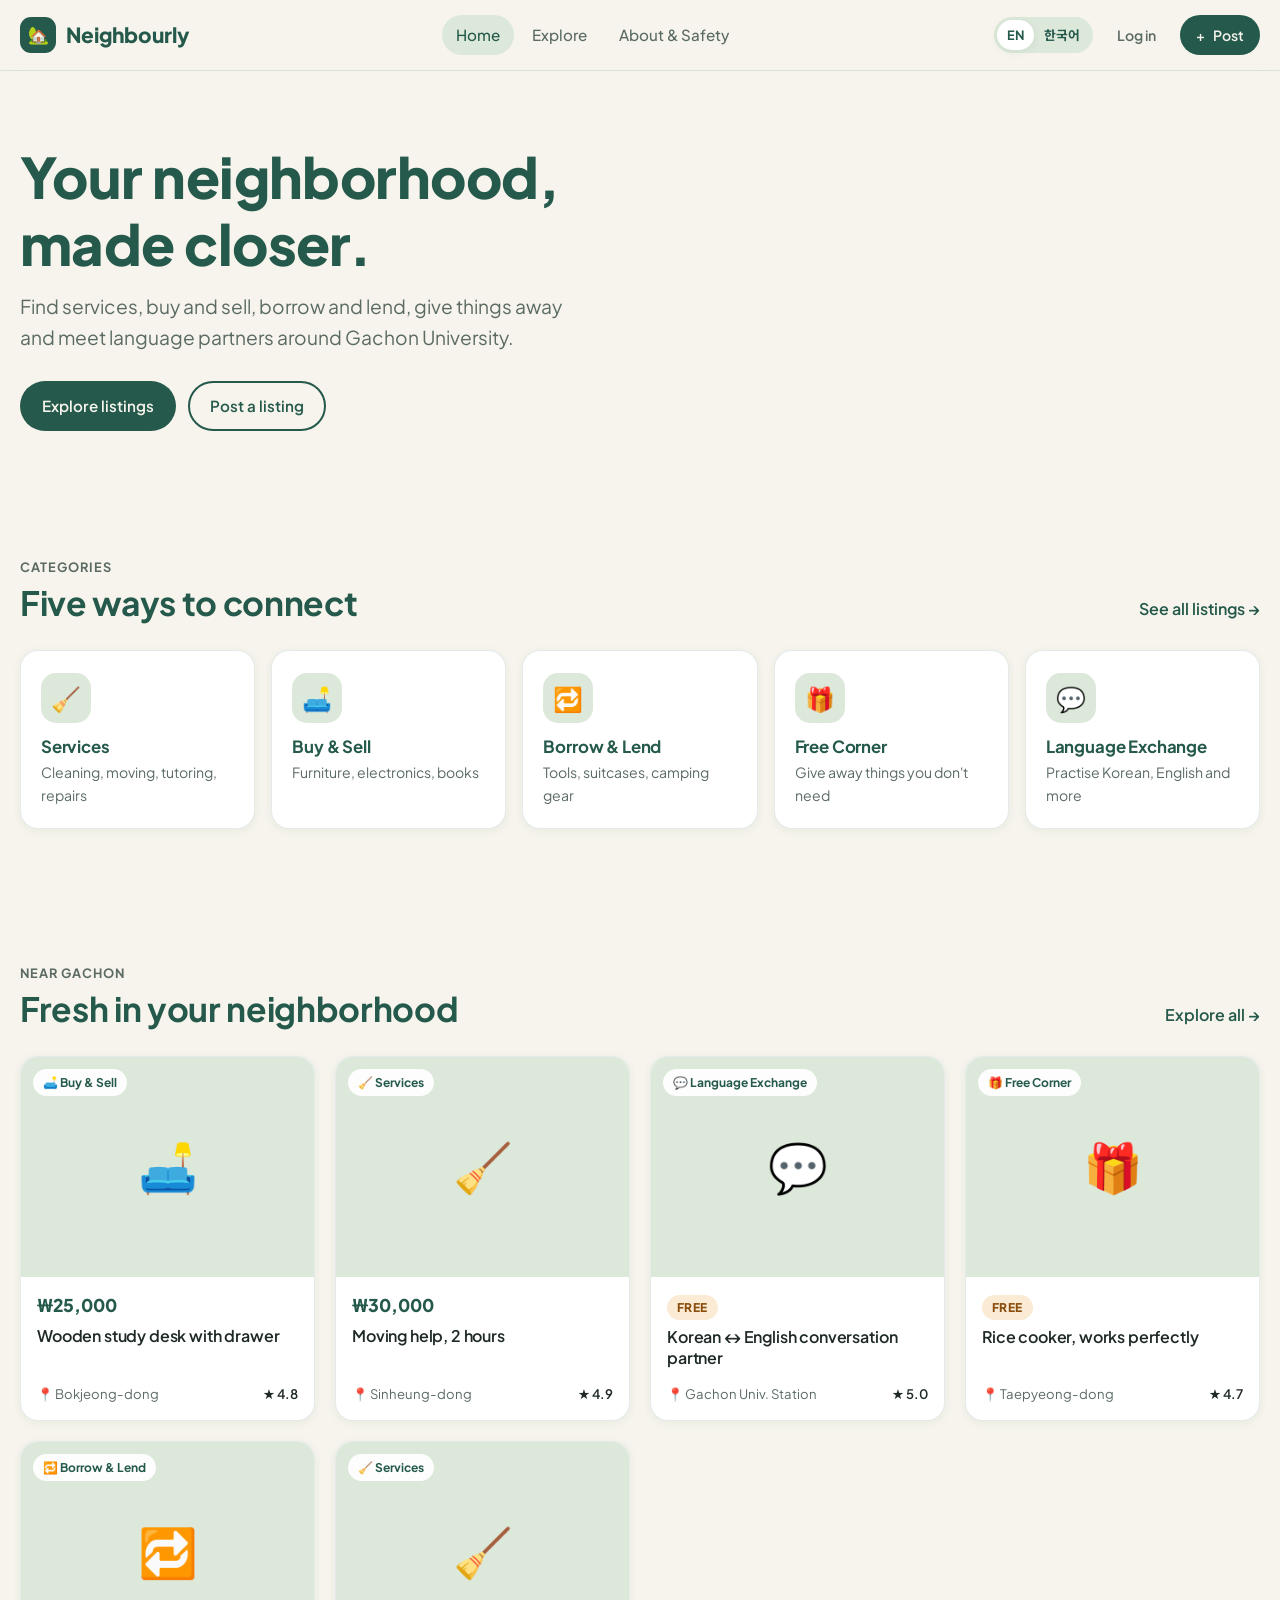
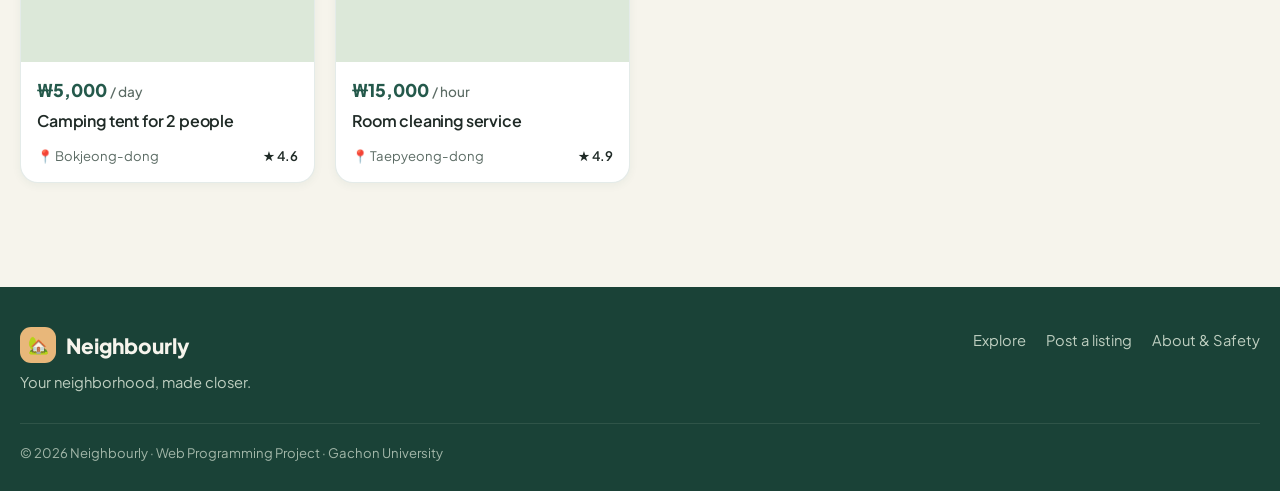
<file: client/index.html>
<!DOCTYPE html>
<html lang="en">
<head>
  <meta charset="UTF-8">
  <meta name="viewport" content="width=device-width, initial-scale=1.0">
  <title>Neighbourly · Your neighborhood, made closer</title>

  <!-- Fonts from Google Fonts -->
  <link rel="preconnect" href="https://fonts.googleapis.com">
  <link rel="preconnect" href="https://fonts.gstatic.com" crossorigin>
  <link href="https://fonts.googleapis.com/css2?family=Plus+Jakarta+Sans:wght@400;500;600;700;800&family=Noto+Sans+KR:wght@400;500;700&display=swap" rel="stylesheet">

  <!-- Our shared stylesheet -->
  <link rel="stylesheet" href="css/style.css">
</head>
<body>

  <!-- ===== HEADER (same on every page) ===== -->
  <header class="site-header">
    <nav class="container nav">
      <a href="index.html" class="logo">
        <span class="logo-mark">🏡</span>Neighbourly
      </a>

      <ul class="nav-links" id="navLinks">
        <li><a href="index.html" class="active">Home</a></li>
        <li><a href="explore.html">Explore</a></li>
        <li><a href="about.html">About &amp; Safety</a></li>
      </ul>

      <div class="nav-actions">
        <div class="lang-switch">
          <button class="active">EN</button>
          <button>한국어</button>
        </div>
        <a href="login.html" class="btn btn-ghost btn-sm">Log in</a>
        <a href="post.html" class="btn btn-primary btn-sm">+ <span class="label">Post</span></a>
        <button class="menu-btn" id="menuBtn" aria-label="Open menu">☰</button>
      </div>
    </nav>
  </header>

  <!-- ===== MAIN CONTENT ===== -->
  <main>
    <section class="hero">
      <div class="container">
        <h1>Your neighborhood,<br>made closer.</h1>
        <p class="tagline">
          Find services, buy and sell, borrow and lend, give things away
          and meet language partners around Gachon University.
        </p>
        <div class="actions">
          <a href="explore.html" class="btn btn-primary">Explore listings</a>
          <a href="post.html" class="btn btn-outline">Post a listing</a>
        </div>
      </div>
    </section>
   
    <!-- ===== CATEGORIES ===== -->
    <section class="section">
      <div class="container">
        <div class="section-head">
          <div>
            <p class="eyebrow">Categories</p>
            <h2>Five ways to connect</h2>
          </div>
          <a href="explore.html" class="link-arrow">See all listings →</a>
        </div>

        <div class="category-grid">
          <a href="explore.html?category=services" class="category-card">
            <div class="category-icon">🧹</div>
            <h3>Services</h3>
            <p>Cleaning, moving, tutoring, repairs</p>
          </a>
          <a href="explore.html?category=buy-sell" class="category-card">
            <div class="category-icon">🛋️</div>
            <h3>Buy &amp; Sell</h3>
            <p>Furniture, electronics, books</p>
          </a>
          <a href="explore.html?category=borrow-lend" class="category-card">
            <div class="category-icon">🔁</div>
            <h3>Borrow &amp; Lend</h3>
            <p>Tools, suitcases, camping gear</p>
          </a>
          <a href="explore.html?category=free" class="category-card">
            <div class="category-icon">🎁</div>
            <h3>Free Corner</h3>
            <p>Give away things you don't need</p>
          </a>
          <a href="explore.html?category=language" class="category-card">
            <div class="category-icon">💬</div>
            <h3>Language Exchange</h3>
            <p>Practise Korean, English and more</p>
          </a>
        </div>
      </div>
    </section> 
        <!-- ===== FEATURED LISTINGS ===== -->
    <section class="section">
      <div class="container">
        <div class="section-head">
          <div>
            <p class="eyebrow">Near Gachon</p>
            <h2>Fresh in your neighborhood</h2>
          </div>
          <a href="explore.html" class="link-arrow">Explore all →</a>
        </div>

        <!-- JavaScript (home.js) fills this box with listing cards -->
        <div class="listing-grid" id="featuredGrid"></div>
      </div>
    </section>
  </main>

  <!-- ===== FOOTER (same on every page) ===== -->
  <footer class="site-footer">
    <div class="container">
      <div class="footer-grid">
        <div>
          <a href="index.html" class="logo"><span class="logo-mark">🏡</span>Neighbourly</a>
          <p class="footer-tagline">Your neighborhood, made closer.</p>
        </div>
        <ul class="footer-links">
          <li><a href="explore.html">Explore</a></li>
          <li><a href="post.html">Post a listing</a></li>
          <li><a href="about.html">About &amp; Safety</a></li>
        </ul>
      </div>
      <p class="footer-bottom">© 2026 Neighbourly · Web Programming Project · Gachon University</p>
    </div>
  </footer>
  <script src="js/data.js"></script>
    <script src="js/ui.js"></script>
  <script src="js/home.js"></script>

</body>
</html>
</file>
<file: client/css/style.css>
/* =========================================================
   NEIGHBOURLY - MAIN STYLESHEET
   Every page uses this one file, so the whole site looks consistent.
   ========================================================= */

/* ---------- 1. Design tokens (our colours, sizes, shadows) ----------
   We save each value once as a "variable" and reuse it everywhere.
   To change a colour on the whole site, change it only here. */
:root {
  --forest: #24594B;       /* main brand green: buttons, headings */
  --forest-dark: #1A4237;  /* darker green: hover states, footer */
  --sage: #6D967A;         /* soft green: small labels */
  --pale: #DCE8D9;         /* very light green: backgrounds, chips */
  --cream: #F6F4EC;        /* page background */
  --beige: #E8B77A;        /* warm accent: highlights */
  --ink: #1F2A26;          /* main text colour */
  --muted: #5B6B64;        /* secondary text colour */
  --white: #FFFFFF;
  --border: rgba(36, 89, 75, 0.12);

  --radius: 18px;          /* rounded corners for cards */
  --radius-sm: 12px;       /* rounded corners for inputs, small items */
  --shadow: 0 8px 28px rgba(36, 89, 75, 0.10);
  --shadow-sm: 0 2px 10px rgba(36, 89, 75, 0.06);
}

/* ---------- 2. Base styles ---------- */
* { box-sizing: border-box; margin: 0; padding: 0; }

body {
  font-family: "Plus Jakarta Sans", "Noto Sans KR", system-ui, sans-serif;
  background: var(--cream);
  color: var(--ink);
  line-height: 1.6;
  min-height: 100vh;
  display: flex;
  flex-direction: column;     /* keeps the footer at the bottom */
}
main { flex: 1; }

a { color: inherit; text-decoration: none; }
img { max-width: 100%; display: block; }
button, input, select, textarea { font: inherit; }

h1, h2, h3 { color: var(--forest); line-height: 1.2; letter-spacing: -0.01em; }

/* ---------- 3. Layout helpers ---------- */
.container { max-width: 100%; margin: 0 auto; padding: 0 20px; }
.section { padding: 64px 0; }

/* ---------- 4. Buttons ---------- */
.btn {
  display: inline-flex; align-items: center; justify-content: center; gap: 8px;
  padding: 11px 20px; border-radius: 999px; border: 2px solid transparent;
  font-weight: 600; font-size: 0.95rem; cursor: pointer;
  transition: background 0.2s, color 0.2s, transform 0.1s;
}
.btn:active { transform: scale(0.97); }

.btn-primary { background: var(--forest); color: var(--cream); }
.btn-primary:hover { background: var(--forest-dark); }

.btn-outline { background: transparent; color: var(--forest); border-color: var(--forest); }
.btn-outline:hover { background: var(--pale); }

.btn-ghost { background: transparent; color: var(--muted); }
.btn-ghost:hover { background: var(--pale); color: var(--forest); }

.btn-sm { padding: 7px 14px; font-size: 0.88rem; }

/* ---------- 5. Header and navigation ---------- */
.site-header {
  position: sticky; top: 0; z-index: 100;          /* stays at the top while scrolling */
  background: rgba(246, 244, 236, 0.92);
  backdrop-filter: blur(10px);
  border-bottom: 1px solid var(--border);
}
.nav { display: flex; align-items: center; justify-content: space-between; height: 70px; gap: 16px; }

.logo { display: flex; align-items: center; gap: 10px; font-weight: 800; font-size: 1.3rem; color: var(--forest); }
.logo-mark {
  width: 36px; height: 36px; border-radius: 11px; background: var(--forest);
  display: grid; place-items: center; font-size: 1.05rem;
}

.nav-links { display: flex; align-items: center; gap: 4px; list-style: none; }
.nav-links a {
  display: block; padding: 8px 14px; border-radius: 999px;
  font-weight: 500; font-size: 0.95rem; color: var(--muted);
  transition: background 0.2s, color 0.2s;
}
.nav-links a:hover, .nav-links a.active { background: var(--pale); color: var(--forest); }

.nav-actions { display: flex; align-items: center; gap: 8px; }

/* EN / 한국어 switch */
.lang-switch { display: flex; background: var(--pale); border-radius: 999px; padding: 3px; }
.lang-switch button {
  border: 0; background: transparent; cursor: pointer;
  padding: 5px 10px; border-radius: 999px; font-size: 0.8rem; font-weight: 700; color: var(--forest);
  white-space: nowrap;   /* never break "한국어" onto several lines */
}
.lang-switch button.active { background: var(--white); box-shadow: var(--shadow-sm); }

/* Hamburger button (only visible on small screens) */
.menu-btn {
  display: none; width: 42px; height: 42px; border: 0; border-radius: 10px;
  background: transparent; color: var(--forest); font-size: 1.4rem; cursor: pointer;
}
.menu-btn:hover { background: var(--pale); }

/* ---------- 6. Hero (top section of the home page) ---------- */
.hero { padding: 72px 0 56px; }
.hero h1 { font-size: clamp(2.3rem, 5vw, 3.5rem); font-weight: 800; }
.hero .tagline { font-size: 1.2rem; color: var(--muted); margin-top: 14px; max-width: 560px; }
.hero .actions { display: flex; gap: 12px; flex-wrap: wrap; margin-top: 28px; }

/* ---------- 7. Footer ---------- */
.site-footer { background: var(--forest-dark); color: var(--pale); padding: 40px 0 28px; margin-top: 40px; }
.footer-grid { display: flex; justify-content: space-between; gap: 32px; flex-wrap: wrap; }
.site-footer .logo { color: var(--cream); }
.site-footer .logo-mark { background: var(--beige); }
.footer-tagline { margin-top: 8px; font-size: 0.92rem; opacity: 0.85; }
.footer-links { display: flex; gap: 20px; flex-wrap: wrap; list-style: none; }
.footer-links a { font-size: 0.92rem; opacity: 0.85; }
.footer-links a:hover { opacity: 1; text-decoration: underline; }
.footer-bottom {
  margin-top: 28px; padding-top: 18px; border-top: 1px solid rgba(220, 232, 217, 0.15);
  font-size: 0.82rem; opacity: 0.7;
}

/* ---------- 8. Responsive: tablets and phones ---------- */
@media (max-width: 860px) {
  .menu-btn { display: block; }
  .nav-links {
    display: none;                              /* hidden until the hamburger is clicked */
    position: absolute; top: 70px; left: 0; right: 0;
    flex-direction: column; align-items: stretch;
    background: var(--cream); padding: 10px 16px 18px;
    border-bottom: 1px solid var(--border);
  }
  .nav-links.open { display: flex; }
  .nav-actions .btn-ghost { display: none; }   /* hide "Log in" to save space */
}

@media (max-width: 560px) {
  .container { padding: 0 16px; }
  .section { padding: 48px 0; }
  .hero { padding: 44px 0 36px; }
  .nav-actions .btn-primary .label { display: none; }  /* "+ Post" becomes just "+" */
  .nav-actions { gap: 4px; }
  .logo { font-size: 1.15rem; gap: 8px; }
  .logo-mark { width: 32px; height: 32px; }
  .lang-switch button { padding: 5px 8px; }
}

@media (max-width: 380px) {
  .site-header .logo-mark { display: none; }   /* very small phones: hide the house icon in the header */
}

/* =========================================================
   9. Section headings and category cards (Home page)
   ========================================================= */
.section-head { display: flex; justify-content: space-between; align-items: flex-end; gap: 16px; margin-bottom: 28px; flex-wrap: wrap; }
.eyebrow { font-size: 0.8rem; font-weight: 700; letter-spacing: 0.08em; text-transform: uppercase; color: var(--sage); }
.section-head h2 { font-size: clamp(1.6rem, 3vw, 2.1rem); margin-top: 4px; }
.section-head p { color: var(--muted); margin-top: 6px; }
.link-arrow { font-weight: 600; color: var(--forest); }
.link-arrow:hover { text-decoration: underline; }

.category-grid { display: grid; grid-template-columns: repeat(5, 1fr); gap: 16px; }
.category-card {
  background: var(--white); border: 1px solid var(--border); border-radius: var(--radius);
  padding: 22px 20px; box-shadow: var(--shadow-sm);
  transition: transform 0.2s, box-shadow 0.2s;
}
.category-card:hover { transform: translateY(-4px); box-shadow: var(--shadow); }
.category-icon {
  width: 50px; height: 50px; border-radius: 15px; background: var(--pale);
  display: grid; place-items: center; font-size: 1.5rem; margin-bottom: 14px;
}
.category-card h3 { font-size: 1.05rem; }
.category-card p { font-size: 0.88rem; color: var(--muted); margin-top: 4px; }

@media (max-width: 980px) {
  .category-grid { grid-template-columns: repeat(3, 1fr); }
}
@media (max-width: 560px) {
  .category-grid { grid-template-columns: repeat(2, 1fr); gap: 12px; }
  .category-card { padding: 18px 16px; }
}

/* =========================================================
   10. Listing cards (used on Home, Explore and Profile pages)
   ========================================================= */
.listing-grid { display: grid; grid-template-columns: repeat(auto-fill, minmax(280px, 1fr)); gap: 20px; }

.listing-card {
  background: var(--white); border: 1px solid var(--border); border-radius: var(--radius);
  overflow: hidden; box-shadow: var(--shadow-sm);
  display: flex; flex-direction: column;
  transition: transform 0.2s, box-shadow 0.2s;
}
.listing-card:hover { transform: translateY(-4px); box-shadow: var(--shadow); }

/* Photo area: always the same shape (4:3) so the grid looks tidy */
.listing-photo { position: relative; aspect-ratio: 4 / 3; background: var(--pale); overflow: hidden; }
.listing-photo img { width: 100%; height: 100%; object-fit: cover; }
.photo-fallback { width: 100%; height: 100%; display: grid; place-items: center; font-size: 3rem; }

/* Little label on top of the photo */
.category-pill {
  position: absolute; top: 12px; left: 12px;
  background: rgba(255, 255, 255, 0.92); color: var(--forest);
  font-size: 0.75rem; font-weight: 700; padding: 4px 10px; border-radius: 999px;
}

.listing-body { padding: 14px 16px 16px; display: flex; flex-direction: column; gap: 6px; flex: 1; }
.listing-price { font-weight: 800; font-size: 1.1rem; color: var(--forest); }
.listing-price .unit { font-weight: 500; font-size: 0.85rem; color: var(--muted); }
.listing-title { font-size: 1rem; color: var(--ink); font-weight: 600; line-height: 1.35; }
.listing-meta {
  display: flex; justify-content: space-between; align-items: center; gap: 8px;
  margin-top: auto; padding-top: 8px; font-size: 0.82rem; color: var(--muted);
}
.listing-meta .rating { color: var(--ink); font-weight: 600; white-space: nowrap; }

/* Paid vs free badges: free is warm beige so it stands out */
.badge {
  display: inline-block; font-size: 0.75rem; font-weight: 800; letter-spacing: 0.04em;
  padding: 3px 10px; border-radius: 999px;
}
.badge-free { background: #FBEBD5; color: #8A4F0E; }

.empty-state { text-align: center; color: var(--muted); padding: 40px 0; grid-column: 1 / -1; }

/* =========================================================
   11. Explore page: search, filters and results
   ========================================================= */
.page-head { padding: 40px 0 8px; }
.page-head h1 { font-size: clamp(1.9rem, 4vw, 2.6rem); font-weight: 800; }
.page-head p { color: var(--muted); margin-top: 6px; }

/* Search bar */
.search-bar {
  display: flex; align-items: center; gap: 10px; margin-top: 22px;
  background: var(--white); border: 1px solid var(--border); border-radius: 999px;
  padding: 6px 6px 6px 18px; box-shadow: var(--shadow-sm);
}
.search-bar input { flex: 1; border: 0; outline: none; background: transparent; font-size: 1rem; padding: 8px 0; min-width: 0; }

/* Category chips */
.chips { display: flex; gap: 8px; flex-wrap: wrap; margin-top: 18px; }
.chip {
  border: 1px solid var(--border); background: var(--white); color: var(--forest);
  padding: 7px 14px; border-radius: 999px; font-size: 0.88rem; font-weight: 600; cursor: pointer;
  transition: background 0.2s, color 0.2s;
}
.chip:hover { background: var(--pale); }
.chip.active { background: var(--forest); color: var(--cream); border-color: var(--forest); }

/* Two-column layout: filters on the left, results on the right */
.explore-layout { display: grid; grid-template-columns: 250px 1fr; gap: 28px; align-items: start; padding: 28px 0 40px; }

.filters {
  background: var(--white); border: 1px solid var(--border); border-radius: var(--radius);
  padding: 20px; position: sticky; top: 90px;
}
.filters h2 { font-size: 1.05rem; margin-bottom: 14px; }
.filter-group { margin-bottom: 18px; }
.filter-group > label, .filter-label { display: block; font-size: 0.85rem; font-weight: 700; color: var(--ink); margin-bottom: 8px; }

/* Form fields (also used later on post, login and register pages) */
.input, .select {
  width: 100%; padding: 10px 12px; border: 1px solid var(--border); border-radius: var(--radius-sm);
  background: var(--cream); color: var(--ink); font-size: 0.92rem; outline: none;
}
.input:focus, .select:focus { border-color: var(--sage); background: var(--white); }

.price-row { display: flex; align-items: center; gap: 8px; }
.price-row span { color: var(--muted); }

/* Paid / free toggle */
.segmented { display: flex; background: var(--cream); border: 1px solid var(--border); border-radius: 999px; padding: 3px; }
.segmented label { flex: 1; text-align: center; cursor: pointer; }
.segmented input { position: absolute; opacity: 0; pointer-events: none; }  /* hidden circle, still keyboard-friendly */
.segmented span { display: block; padding: 6px 4px; border-radius: 999px; font-size: 0.85rem; font-weight: 600; color: var(--muted); }
.segmented input:checked + span { background: var(--white); color: var(--forest); box-shadow: var(--shadow-sm); }

.btn-block { width: 100%; }

/* Bar above the results */
.results-bar { display: flex; justify-content: space-between; align-items: center; gap: 12px; margin-bottom: 16px; flex-wrap: wrap; }
.results-count { color: var(--muted); font-size: 0.95rem; }
.results-count strong { color: var(--ink); }
.results-bar .select { width: auto; background: var(--white); }

/* The explore grid sits next to the sidebar, so cards can be a bit narrower */
.explore-layout .listing-grid { grid-template-columns: repeat(auto-fill, minmax(240px, 1fr)); }

@media (max-width: 860px) {
  .explore-layout { grid-template-columns: 1fr; }
  .filters { position: static; }
}
</file>
